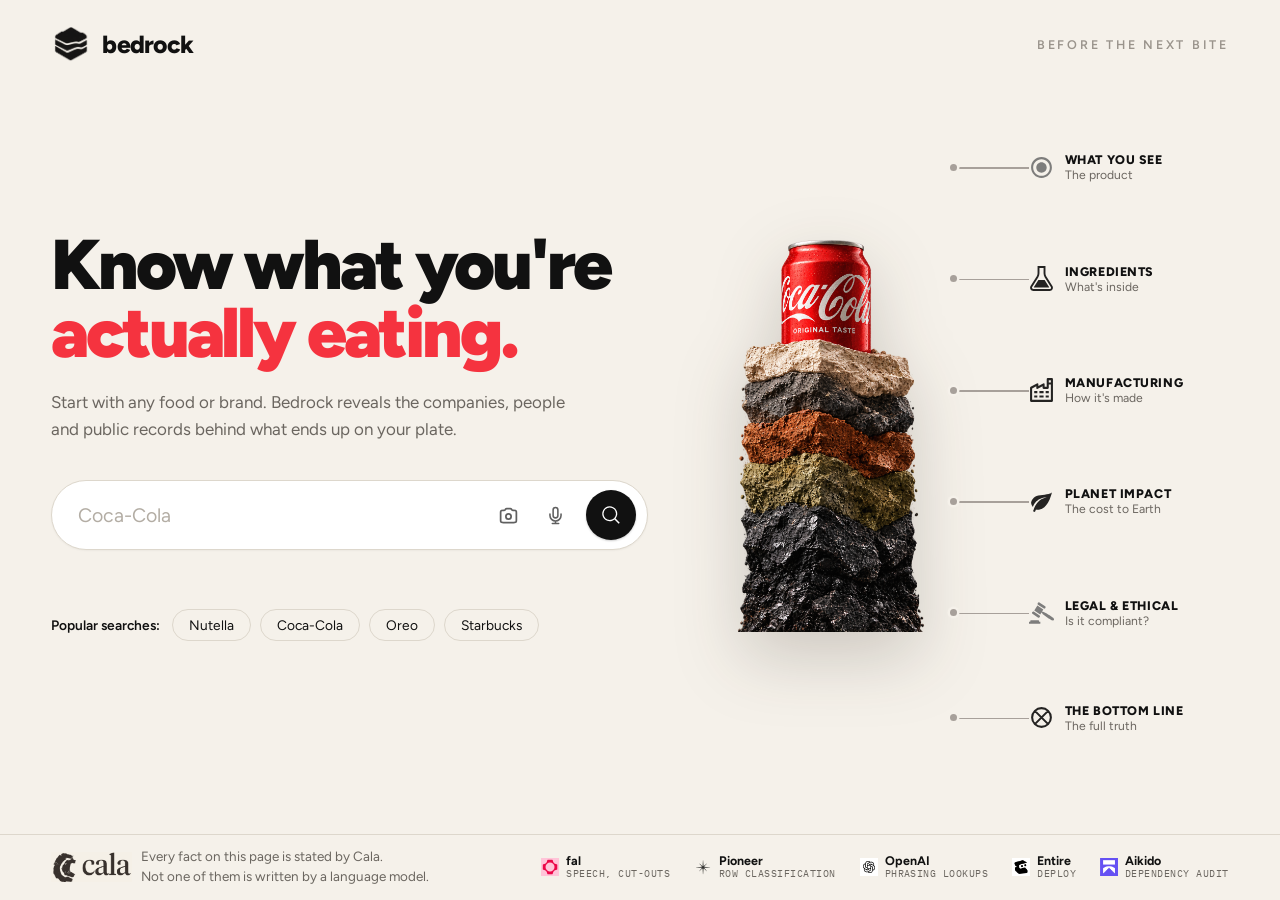
<file: frontend/index.html>
<!doctype html>
<html lang="en">
  <head>
    <meta charset="utf-8">
    <meta name="viewport" content="width=device-width, initial-scale=1">
    <title>Bedrock — know what you're actually eating</title>
    <link rel="icon" href="assets/Logo.png">
    <link rel="preconnect" href="https://fonts.googleapis.com">
    <link rel="preconnect" href="https://fonts.gstatic.com" crossorigin>
    <link rel="stylesheet" href="https://fonts.googleapis.com/css2?family=Figtree:wght@400;500;600;800;900&family=IBM+Plex+Mono:wght@400;500&display=swap">
    <link rel="stylesheet" href="styles.css">
  </head>
  <body class="is-loading">
    <div class="skeleton-screen" aria-hidden="true">
      <div class="skeleton skeleton-logo"></div>
      <div class="skeleton-stack">
        <div class="skeleton skeleton-eyebrow"></div>
        <div class="skeleton skeleton-title"></div>
        <div class="skeleton skeleton-copy"></div>
        <div class="skeleton skeleton-composer"></div>
      </div>
    </div>

    <header class="masthead">
      <a class="brand" href="./">
        <img src="assets/Logo.png" alt="" width="40" height="38">
        <span>bedrock</span>
      </a>
      <p class="tagline">Before the next bite</p>
    </header>

    <main class="app" id="app" aria-busy="true">
      <section class="start" id="start">
        <div class="start__copy">
          <h1 id="start-title">Know what you're<br><em>actually eating.</em></h1>
          <p class="lede">
            Start with any food or brand. Bedrock reveals the companies, people and
            public records behind what ends up on your plate.
          </p>

          <form class="composer" id="intake-form" autocomplete="off">

            <div class="composer__bar">
              <!-- The attachment lives inside the bar, in front of the words: it
                   is part of what you are asking, not a notice about it. -->
              <div class="attach" id="media-preview" hidden>
                <img id="photo-preview" alt="">
                <button class="attach__x" id="remove-photo" type="button"
                        aria-label="Remove photo">&times;</button>
                <span class="attach__label" id="attachment-label"></span>
              </div>

              <textarea id="subject" rows="1" placeholder="Coca-Cola" aria-label="Product or brand"></textarea>

              <div class="default-controls">
                <div class="composer__actions">
                  <button class="icon-button" id="photo-button" type="button" aria-label="Photograph the label">
                    <img src="assets/camera-svgrepo-com.svg" alt="" width="21" height="21">
                  </button>
                  <input id="photo-input" type="file" accept="image/*" capture="environment" hidden>
                  <button class="icon-button" id="voice-button" type="button" aria-label="Say the name">
                    <img src="assets/microphone-alt-1-svgrepo-com.svg" alt="" width="19" height="19">
                  </button>
                  <button class="send-button" type="submit" aria-label="Trace it">
                    <img src="assets/magnifying-glass-backup-svgrepo-com.svg" alt="" width="20" height="20">
                  </button>
                </div>
              </div>

              <div class="recording-controls" hidden>
                <button class="recording-button" id="cancel-recording" type="button">Cancel</button>
                <div class="waveform" aria-hidden="true"><i></i><i></i><i></i><i></i><i></i><i></i><i></i></div>
                <button class="recording-button stop-button" id="stop-recording" type="button">Stop</button>
              </div>
            </div>
          </form>

          <p class="helper" id="helper"></p>

          <div class="popular">
            <span>Popular searches:</span>
            <button type="button" data-suggest="Nutella">Nutella</button>
            <button type="button" data-suggest="Coca-Cola">Coca-Cola</button>
            <button type="button" data-suggest="Oreo">Oreo</button>
            <button type="button" data-suggest="Starbucks">Starbucks</button>
          </div>
        </div>
          <!-- Fixed. The strata are the argument of the page, not a reaction to
               the search box: everything on a shelf sits on the same six layers. -->
        <div class="core" aria-hidden="true">
          <img class="core__default" src="assets/hero-default.png" alt="">
          <ul class="core__legend">
            <li style="--y:9%"><img src="assets/circle-dot-svgrepo-com.svg" alt=""><b>What you see</b><span>The product</span></li>
            <li style="--y:26%"><img src="assets/flask-2-svgrepo-com.svg" alt=""><b>Ingredients</b><span>What's inside</span></li>
            <li style="--y:43%"><img src="assets/factory-svgrepo-com.svg" alt=""><b>Manufacturing</b><span>How it's made</span></li>
            <li style="--y:60%"><img src="assets/leaf-svgrepo-com.svg" alt=""><b>Planet impact</b><span>The cost to Earth</span></li>
            <li style="--y:77%"><img src="assets/legal-hammer-symbol-svgrepo-com.svg" alt=""><b>Legal &amp; ethical</b><span>Is it compliant?</span></li>
            <li style="--y:93%"><img src="assets/circle-quarters-svgrepo-com.svg" alt=""><b>The bottom line</b><span>The full truth</span></li>
          </ul>
        </div>
      </section>

      <section class="dig" id="dig" hidden>
        <p class="eyebrow" id="dig-subject"></p>
        <ol class="chain" id="chain"></ol>
        <p class="probe" id="probe" hidden>
          <span class="probe__q" id="probe-q"></span>
          <span class="probe__t" id="probe-t">0s</span>
        </p>
      </section>

      <section class="result" id="result" hidden>
        <div class="score" id="score" hidden></div>
        <div id="concerns" hidden></div>
        <ol class="story" id="story" hidden></ol>
        <details class="sources" id="sources-wrap" hidden>
          <summary>Every document behind this <span id="sources-count"></span></summary>
          <ul class="sources__list" id="sources"></ul>
        </details>
        <button class="send-button send-button--wide" id="again" type="button">Trace another</button>
      </section>

      <footer class="credits">
        <p class="credits__lead">
          <img class="credits__cala" src="assets/sponsor-cala.gif" alt="Cala"
               width="80" height="30">
          <span>Every fact on this page is stated by Cala.<br>
          Not one of them is written by a language model.</span>
        </p>
        <ul class="credits__stack">
          <li><img src="assets/sponsor-fal.png" alt="" width="18" height="18"><b>fal</b><span>speech, cut-outs</span></li>
          <li><img class="is-pale" src="assets/sponsor-pioneer.png" alt="" width="18" height="18"><b>Pioneer</b><span>row classification</span></li>
          <li><img src="assets/sponsor-openai.png" alt="" width="18" height="18"><b>OpenAI</b><span>phrasing lookups</span></li>
          <li><img src="assets/sponsor-entire.png" alt="" width="18" height="18"><b>Entire</b><span>deploy</span></li>
          <li><img src="assets/sponsor-aikido.png" alt="" width="18" height="18"><b>Aikido</b><span>dependency audit</span></li>
        </ul>
      </footer>
    </main>

    <p class="notice" id="notice" role="status"></p>
    <script src="play.js"></script>
    <script src="app.js"></script>
  </body>
</html>
</file>
<file: frontend/styles.css>
/* Bedrock — the core sample.
   Warm paper, near-black ink, one red. The hero is a literal core sample: the
   product sitting on the strata underneath it, each labelled with a question the
   dig answers. Everything below the fold keeps the same palette but goes quiet,
   because the findings should read like a record, not a landing page. */

:root {
  --paper:      #f5f1ea;
  --paper-warm: #efeae1;
  --ink:        #111111;
  --ink-soft:   #6b6660;
  --red:        #f5333f;
  --line:       #ddd7cc;
  --sans: "Figtree", -apple-system, BlinkMacSystemFont, "Segoe UI", sans-serif;
  --mono: "IBM Plex Mono", ui-monospace, SFMono-Regular, Menlo, monospace;
}

* { box-sizing: border-box; }

body {
  margin: 0;
  min-height: 100vh;
  background: var(--paper);
  color: var(--ink);
  font-family: var(--sans);
  -webkit-font-smoothing: antialiased;
  overflow-x: hidden;
  padding-bottom: 4.5rem;   /* clears the floating credits */
}

/* ------------------------------------------------------------- masthead */
.masthead {
  display: flex; align-items: center; justify-content: space-between;
  gap: 1.5rem; padding: 1.6rem clamp(1.25rem, 4vw, 3.25rem) 0;
}
.brand { display: flex; align-items: center; gap: .7rem; text-decoration: none; color: inherit; }
.brand img { display: block; width: 40px; height: auto; }
.brand span { font-size: 1.55rem; font-weight: 800; letter-spacing: -.03em; }
.tagline {
  margin: 0; font-size: .78rem; font-weight: 600; letter-spacing: .22em;
  text-transform: uppercase; color: #9a948c;
}

/* ------------------------------------------------------------- hero */
.app { position: relative; }
.start {
  display: grid;
  grid-template-columns: minmax(0, 1.12fr) minmax(0, 1fr);
  align-items: center;
  gap: clamp(1rem, 4vw, 3rem);
  padding: clamp(1.5rem, 5vh, 4rem) clamp(1.25rem, 4vw, 3.25rem) 3rem;
  min-height: calc(100vh - 9.5rem);
}
.start[hidden] { display: none; }
.start__copy { max-width: 40rem; }

h1 {
  margin: 0 0 1.4rem;
  font-size: clamp(2.6rem, 5.5vw, 4.5rem);
  font-weight: 900;
  line-height: .96;
  letter-spacing: -.045em;
}
h1 em { font-style: normal; color: var(--red); }

.lede {
  margin: 0 0 2.3rem;
  max-width: 33rem;
  font-size: 1.06rem;
  line-height: 1.62;
  color: var(--ink-soft);
}

/* ------------------------------------------------------------- composer */
.composer { margin: 0; }
.composer__bar {
  display: flex; align-items: center; gap: .75rem;
  background: #fff;
  border: 1px solid var(--line);
  border-radius: 999px;
  padding: .55rem .7rem .55rem 1.6rem;
  box-shadow: 0 1px 2px rgba(17, 17, 17, .04);
  transition: border-color .2s ease, box-shadow .2s ease;
  max-width: 41rem;
}
.composer__bar:focus-within {
  border-color: #c3bcae;
  box-shadow: 0 4px 18px rgba(17, 17, 17, .07);
}
#subject {
  flex: 1; min-width: 0; border: 0; background: none; resize: none;
  font-family: inherit; font-size: 1.22rem; color: var(--ink);
  padding: .75rem 0; line-height: 1.35; max-height: 7rem;
}
#subject:focus { outline: none; }
#subject::placeholder { color: #b3ada4; }

.default-controls, .composer__actions, .recording-controls {
  display: flex; align-items: center; gap: .35rem;
}
.default-controls[hidden], .recording-controls[hidden] { display: none; }

.icon-button, .send-button {
  display: grid; place-items: center; border: 0; cursor: pointer;
  background: none; border-radius: 999px; transition: .18s ease;
}
.icon-button { width: 2.6rem; height: 2.6rem; opacity: .62; }
.icon-button:hover, .icon-button:focus-visible { opacity: 1; background: var(--paper-warm); }
.icon-button img { display: block; }

.send-button {
  width: 3.1rem; height: 3.1rem; margin-left: .25rem; position: relative;
  background: var(--ink);
  box-shadow: 0 1px 2px rgba(17, 17, 17, .22);
}
.send-button img {
  /* brightness(0) flattens the artwork to black whatever it shipped as, then
     invert makes it white — `invert` alone depends on what the file happens to
     contain, and this one is not black. */
  filter: brightness(0) invert(1);
  position: relative; z-index: 2;   /* above the working ring, always */
}
.send-button:hover, .send-button:focus-visible { transform: scale(1.05); }
.send-button:active { transform: scale(.94); }

/* Working. A cold trace runs 30-90 seconds, so the button has to keep saying
   something for a long time — a spinner would claim progress it cannot measure,
   and a dead button would look broken. Breathing says only "still going", which
   is the honest amount to promise.

   The ring behind it pulses on its own beat so the two never land together and
   settle into something mechanical. Black throughout: the button is the one
   control on the page and it does not need a second colour to be found. */
.send-button.is-working {
  cursor: progress;
  animation: sb-breathe 1.9s ease-in-out infinite;
}
.send-button.is-working img { animation: sb-fade 1.9s ease-in-out infinite; }
.send-button.is-working::after {
  content: ""; position: absolute; inset: -4px; border-radius: 999px;
  border: 1.5px solid var(--ink); z-index: 0;
  animation: sb-ring 2.6s cubic-bezier(.4, 0, .3, 1) infinite;
}
.send-button.is-working:hover { transform: none; }

@keyframes sb-breathe {
  0%, 100% { transform: scale(1);    box-shadow: 0 1px 2px rgba(17, 17, 17, .22); }
  50%      { transform: scale(1.06); box-shadow: 0 5px 18px rgba(17, 17, 17, .3); }
}
@keyframes sb-fade { 0%, 100% { opacity: 1; } 50% { opacity: .55; } }
@keyframes sb-ring {
  0%   { transform: scale(.9);  opacity: .7; }
  70%  { transform: scale(1.5); opacity: 0; }
  100% { transform: scale(1.5); opacity: 0; }
}

/* Done. One settle, so finishing is felt without a message. */
.send-button.is-done { animation: sb-settle .55s cubic-bezier(.2, .7, .3, 1); }
@keyframes sb-settle {
  0%   { transform: scale(1.12); }
  100% { transform: scale(1); }
}

@media (prefers-reduced-motion: reduce) {
  .send-button.is-working { animation: none; opacity: .8; }
  .send-button.is-working::after, .send-button.is-working img { animation: none; }
  .send-button.is-done { animation: none; }
}
.send-button--wide {
  width: auto; height: auto; padding: .85rem 1.7rem; color: var(--paper);
  font-family: var(--sans); font-size: .82rem; font-weight: 600;
  letter-spacing: .1em; text-transform: uppercase; margin: 2.4rem 0 0;
}

.recording-controls { flex: 1; justify-content: space-between; padding: .4rem 0; }
.recording-button {
  border: 1px solid var(--line); background: none; border-radius: 999px;
  padding: .45rem 1rem; font: inherit; font-size: .82rem; cursor: pointer; color: var(--ink-soft);
}
.recording-button.stop-button { background: var(--ink); color: var(--paper); border-color: var(--ink); }
.waveform { display: flex; align-items: center; gap: 3px; height: 1.4rem; }
.waveform i {
  width: 3px; height: 40%; background: var(--red); border-radius: 2px;
  animation: pulse .9s ease-in-out infinite;
}
.waveform i:nth-child(2n) { animation-delay: .12s; }
.waveform i:nth-child(3n) { animation-delay: .26s; }
@keyframes pulse { 0%, 100% { height: 25%; } 50% { height: 100%; } }

/* The attachment, inside the bar. A thumbnail, a way to drop it, and a hairline
   that separates the picture from the words — the two are one question, so they
   share one field. */
.attach {
  display: flex; align-items: center; gap: .1rem; flex: none;
  margin: 0 .7rem 0 0; padding-right: .8rem;
  border-right: 1px solid var(--line);
}
.attach[hidden] { display: none; }
.attach img {
  width: 2.9rem; height: 2.9rem; object-fit: cover; border-radius: .7rem;
  display: block; background: var(--paper-warm);
}
.attach__x {
  border: 0; background: none; cursor: pointer; padding: 0 .5rem;
  font-size: 1.35rem; line-height: 1; color: var(--ink-soft);
  transition: color .18s ease;
}
.attach__x:hover, .attach__x:focus-visible { color: var(--ink); }
.attach__label { display: none; }   /* the thumbnail is the label */

.helper { margin: .9rem 0 0; min-height: 1.2rem; font-size: .84rem; color: var(--ink-soft); }

.popular {
  display: flex; align-items: center; flex-wrap: wrap; gap: .55rem;
  margin: 1.6rem 0 0; font-size: .86rem;
}
.popular span { font-weight: 600; margin-right: .2rem; }
.popular button {
  border: 1px solid var(--line); background: none; border-radius: 999px;
  padding: .42rem 1rem; font: inherit; font-size: .86rem; cursor: pointer;
  color: var(--ink); transition: .18s ease;
}
.popular button:hover, .popular button:focus-visible { background: #fff; border-color: #c3bcae; }

/* ------------------------------------------------------------- core sample */
/* The core sample. The photograph on the left, the legend on its own clear
   paper to the right — they must not overlap, because a label sitting on the
   rock is unreadable and the leader line is what does the pointing. Both are
   placed against the same box so the callouts line up with the strata. */
/* Two real columns rather than two absolutely-positioned boxes. The image was
   inset from the right and then centred inside what was left, so how far the
   rock actually sat from its labels depended on the shape of the window — at
   most widths the leader lines pointed at nothing. `justify-self: end` puts the
   rock's edge on the column boundary, and the gutter *is* the length of the
   leader line, so the two are attached by construction. */
.core {
  position: relative;
  align-self: stretch;
  min-height: clamp(21rem, 56vh, 34rem);
  display: grid;
  grid-template-columns: minmax(0, 1fr) 12.5rem;
  column-gap: 4.5rem;
  align-items: center;
}

.core__default {
  justify-self: end;
  display: block;
  max-height: clamp(21rem, 56vh, 34rem);
  max-width: 100%; width: auto; height: auto;
  object-fit: contain;
  filter: drop-shadow(0 24px 34px rgba(40, 30, 20, .2));
}

.core__legend {
  position: relative; align-self: stretch;
  margin: 0; padding: 0; list-style: none;
}
.core__legend li {
  position: absolute; left: 0; top: var(--y); transform: translateY(-50%);
  display: grid; grid-template-columns: 1.6rem 1fr; column-gap: .65rem;
  align-items: center; width: 100%;
}
/* The leader line, and the point it comes from. Grey rather than black: it is
   an aid to reading, not a finding, and at black weight it competes with the
   labels it exists to serve. */
.core__legend li::before {
  content: ""; position: absolute; right: 100%; top: 50%;
  width: 4.5rem; height: 1.5px; background: #a7a09a;   /* == the grid gutter */
}
.core__legend li::after {
  content: ""; position: absolute; right: calc(100% + 4.5rem); top: 50%;
  width: 7px; height: 7px; margin-top: -3.5px; border-radius: 50%;
  background: #a7a09a; box-shadow: 0 0 0 2.5px var(--paper);
}
.core__legend img { grid-row: span 2; width: 1.6rem; height: 1.6rem; opacity: .85; }
.core__legend b {
  font-size: .78rem; font-weight: 800; letter-spacing: .045em; text-transform: uppercase;
}
.core__legend span { font-size: .76rem; color: var(--ink-soft); }

/* ------------------------------------------------------------- the dig */
.dig, .result { width: min(46rem, 92vw); margin: 0 auto; padding: 0 0 3rem; }
.dig[hidden], .result[hidden] { display: none; }
.eyebrow {
  font-family: var(--mono); font-size: .7rem; letter-spacing: .2em;
  text-transform: uppercase; color: var(--ink-soft); margin: 0 0 1rem;
}

.chain { list-style: none; margin: 1.4rem 0 0; padding: 0; }
.chain li {
  position: relative; padding: 1rem 0 1rem 1.9rem; border-left: 1px solid var(--line);
  animation: rise .5s cubic-bezier(.2, .7, .3, 1) both;
}
.chain li::before {
  content: ""; position: absolute; left: -4.5px; top: 1.45rem;
  width: 8px; height: 8px; border-radius: 50%; background: var(--ink);
}
.chain li[data-provisional="true"] { border-left-style: dashed; opacity: .6; }
.chain li[data-provisional="true"]::before { background: none; border: 1px solid var(--ink); }
.chain li[data-terminal="true"]::before { background: var(--red); box-shadow: 0 0 0 4px rgba(245, 51, 63, .16); }
@keyframes rise { from { opacity: 0; transform: translateY(14px); } to { opacity: 1; transform: none; } }

.chain__step {
  font-family: var(--mono); font-size: .64rem; letter-spacing: .18em;
  text-transform: uppercase; color: var(--ink-soft); margin: 0 0 .3rem;
}
.chain__name { font-family: var(--mono); font-size: 1.02rem; line-height: 1.35; margin: 0; }
.chain__name[data-human="true"] { font-family: var(--sans); font-size: 1.35rem; font-weight: 800; letter-spacing: -.02em; }
.chain__meta { font-family: var(--mono); font-size: .78rem; line-height: 1.7; color: var(--ink-soft); margin: .35rem 0 0; }
.chain__addr { font-family: var(--mono); font-size: .9rem; line-height: 1.5; margin: .5rem 0 0; }

.probe {
  display: flex; gap: .7rem; align-items: baseline; font-family: var(--mono);
  font-size: .76rem; color: var(--ink-soft); margin: 1rem 0 0; padding-left: 1.9rem;
}
.probe__t { font-variant-numeric: tabular-nums; opacity: .7; }
.probe__q::after { content: "…"; }

.gap {
  border: 1px solid var(--line); padding: 1rem 1.1rem; margin: 1.2rem 0 0 1.9rem;
  font-family: var(--mono); font-size: .82rem; background: #fff;
}
.gap b { font-weight: 500; color: var(--red); }
.gap ul { margin: .6rem 0 0; padding-left: 1.1rem; color: var(--ink-soft); font-size: .74rem; line-height: 1.8; }

/* ------------------------------------------------------------- result */
.score { display: flex; flex-wrap: wrap; gap: 2.2rem; margin: 0 0 2.4rem; }
.score div b {
  display: block; font-size: 2.7rem; font-weight: 900; letter-spacing: -.045em; line-height: 1;
}
.score div span {
  font-family: var(--mono); font-size: .66rem; letter-spacing: .1em;
  text-transform: uppercase; color: var(--ink-soft);
}
.score .hot b { color: var(--red); }

.concern { border: 1px solid var(--line); background: #fff; padding: 1.1rem 1.2rem; margin: 0 0 .9rem; }
.concern[data-status="found"] { border-color: var(--red); }
.concern__head {
  display: flex; justify-content: space-between; gap: 1rem; align-items: baseline;
  font-family: var(--mono); font-size: .7rem; letter-spacing: .14em; text-transform: uppercase;
  color: var(--ink-soft);
}
.concern[data-status="found"] .concern__head { color: var(--red); }
.concern__flag { margin: .8rem 0 0; }
.concern__about {
  font-family: var(--mono); font-size: .72rem; letter-spacing: .06em;
  background: var(--ink); color: var(--paper); padding: .14rem .42rem;
}
.concern__title { font-size: 1rem; line-height: 1.45; margin: .4rem 0 0; }
.concern__sum, .concern__note {
  font-family: var(--mono); font-size: .76rem; line-height: 1.65;
  color: var(--ink-soft); margin: .3rem 0 0;
}
.concern__note { margin-top: .8rem; }

.story { list-style: none; margin: 2.6rem 0 0; padding: 0; }
.story li { padding: .95rem 0; border-top: 1px solid var(--line); }
.story li:first-child { border-top: 0; }
.story__kind {
  font-family: var(--mono); font-size: .62rem; letter-spacing: .18em;
  text-transform: uppercase; color: #a8a29a; margin: 0;
}
.story__head { font-size: 1.06rem; line-height: 1.45; margin: .3rem 0 0; }
.story li[data-weight="high"] .story__head {
  font-size: 1.65rem; font-weight: 800; letter-spacing: -.025em; line-height: 1.15;
}
.story li[data-kind="concern"][data-weight="high"] .story__head { color: var(--red); }
.story__detail { font-family: var(--mono); font-size: .78rem; line-height: 1.65; color: var(--ink-soft); margin: .35rem 0 0; }

.sources { margin: 2.6rem 0 0; font-family: var(--mono); font-size: .78rem; }
.sources summary { cursor: pointer; color: var(--ink-soft); }
.sources__list { margin: .9rem 0 0; padding-left: 1.1rem; line-height: 1.9; word-break: break-all; }
.sources__list a { color: var(--ink); }

/* ------------------------------------------------------------- citations */
/* Every claim carries its documents directly underneath. The publisher is the
   readable half; the URL is the proof, and it lives in the href. A list at the
   foot of the page is a bibliography, not a citation — the reader cannot tell
   which line it backs. */
.cite {
  display: flex; flex-wrap: wrap; gap: .3rem .75rem; margin: .5rem 0 0;
  font-family: var(--mono); font-size: .68rem; letter-spacing: .03em;
}
.cite a {
  color: var(--ink-soft); text-decoration: none;
  border-bottom: 1px solid currentColor; padding-bottom: 1px;
  transition: color .18s ease;
}
.cite a::before { content: "↗\00a0"; opacity: .55; }
.cite a:hover, .cite a:focus-visible { color: var(--red); }
.cite__q { opacity: .42; }
.story__detail + .cite, .chain__addr + .cite { margin-top: .55rem; }
.sources__url { opacity: .4; word-break: break-all; }


.response { width: min(46rem, 92vw); margin: 0 auto 3rem; font-family: var(--mono); font-size: .72rem; }
.response[hidden] { display: none; }
.response summary { cursor: pointer; color: var(--ink-soft); }
.response pre { overflow-x: auto; background: #fff; border: 1px solid var(--line); padding: 1rem; }

.notice {
  position: fixed; left: 50%; bottom: 1.6rem; transform: translate(-50%, 1rem);
  background: var(--ink); color: var(--paper); padding: .7rem 1.2rem; border-radius: 999px;
  font-size: .85rem; opacity: 0; pointer-events: none; transition: .25s ease; z-index: 20;
}
.notice.show { opacity: 1; transform: translate(-50%, 0); }

/* ------------------------------------------------------------- skeleton */
.skeleton-screen {
  position: fixed; inset: 0; z-index: 30; background: var(--paper);
  padding: 1.6rem clamp(1.25rem, 4vw, 3.25rem); opacity: 0; pointer-events: none;
  transition: opacity .35s ease;
}
body.is-loading .skeleton-screen { opacity: 1; }
.skeleton { background: linear-gradient(90deg, #e8e2d8, #f1ece3, #e8e2d8); border-radius: .6rem; }
.skeleton-logo { width: 9rem; height: 2.4rem; }
.skeleton-stack { display: grid; gap: 1.2rem; max-width: 38rem; margin-top: 5rem; }
.skeleton-eyebrow { width: 12rem; height: 1rem; }
.skeleton-title { width: 100%; height: 8rem; }
.skeleton-copy { width: 80%; height: 3.4rem; }
.skeleton-composer { width: 100%; height: 4rem; border-radius: 999px; }

/* ------------------------------------------------------------- responsive */
@media (max-width: 980px) {
  .start { grid-template-columns: 1fr; min-height: 0; }
  /* Narrower gutter, and the leader line follows it — the two are one number in
     two places, so they have to move together or the lines detach again. */
  .core {
    min-height: 24rem; order: -1;
    grid-template-columns: minmax(0, 1fr) 9.5rem;
    column-gap: 3rem;
  }
  .core__default { max-height: 24rem; }
  .core__legend li::before { width: 3rem; }
  .core__legend li::after { right: calc(100% + 3rem); }
}
@media (max-width: 640px) {
  .core { display: none; }
  h1 { font-size: clamp(2.4rem, 11vw, 3.2rem); }
}
@media (prefers-reduced-motion: reduce) {
  * { animation-duration: .01ms !important; transition-duration: .01ms !important; }
}

/* ---------------------------------------------------------------- the deal */
/* One finding per card. A list is read in four seconds and forgotten; the
   argument of this product is that the reader is wrong, and being wrong needs
   a bet and a pause. */
.pc { display:grid; place-items:center; min-height:64svh; padding:2rem 0 4rem; }
.pc-card { display:grid; gap:1.3rem; justify-items:center; text-align:center;
  max-width:40rem; animation:pcRise .55s cubic-bezier(.2,.7,.3,1) both; }
.pc-card > * { margin:0; }
@keyframes pcRise { from { opacity:0; transform:translateY(18px); } to { opacity:1; transform:none; } }

.pc-eyebrow { font:500 .63rem/1 var(--mono); letter-spacing:.18em; text-transform:uppercase;
  color:var(--ink-soft); }
/* The concern questions are the only cards where being wrong costs the reader
   something, so their eyebrow is the one place the red is spent. */
.pc-eyebrow--warn { color: var(--red); }
.pc-eyebrow--warn::before {
  content: ""; display: inline-block; vertical-align: .05em;
  width: .42em; height: .42em; margin-right: .55em;
  border-radius: 50%; background: currentColor;
}
.pc-head { font-family:var(--sans); font-weight:800; letter-spacing:-.035em; line-height:1.02;
  font-size:clamp(1.9rem,1rem + 3.6vw,3.2rem); max-width:18ch; text-wrap:balance; }
.pc-head--under { font-weight:600; font-size:clamp(1.15rem,.85rem + 1.3vw,1.7rem);
  letter-spacing:-.02em; line-height:1.15; max-width:24ch; }
.pc-figure { font-family:var(--sans); font-weight:900; color:var(--red);
  font-size:clamp(4rem,2rem + 11vw,8.5rem); line-height:.84; letter-spacing:-.055em;
  font-variant-numeric:tabular-nums; }
.pc-say { font-size:1rem; line-height:1.55; color:var(--ink-soft); max-width:40ch; }

/* The reveal card carries one word, so that word has to hold the card the way
   .pc-figure holds a number. Same weight and colour, sized and wrapped for a
   country name rather than two digits. */
.pc-answer { font-family:var(--sans); font-weight:900; color:var(--red);
  font-size:clamp(2.6rem,1.4rem + 5.4vw,5.4rem); line-height:.92;
  letter-spacing:-.045em; max-width:14ch; text-wrap:balance; }
/* What the reader committed to, quoted back at them. It wears the reveal
   card's own eyebrow so an answer reads the same wherever it lands, and sits
   directly under the section label, so it is pulled up out of the card gap. */
.pc-said { margin-top:-.95rem; }

.pc-chips { display:flex; flex-wrap:wrap; gap:.55rem; justify-content:center; }
.pc-chip { font:500 .95rem var(--sans); padding:.7rem 1.5rem; border:1px solid var(--line);
  border-radius:2rem; background:var(--paper-warm); color:var(--ink); cursor:pointer;
  transition:border-color .18s, background .18s, transform .18s; }
.pc-chip:hover { border-color:var(--ink); transform:translateY(-1px); }
.pc-chip:focus-visible { outline:2px solid var(--red); outline-offset:3px; }

.pc-cite { display:flex; flex-wrap:wrap; gap:.3rem .8rem; justify-content:center;
  font-family:var(--mono); font-size:.68rem; }
.pc-cite a { color:var(--ink-soft); text-decoration:none; border-bottom:1px solid currentColor;
  transition:color .18s; }
.pc-cite a::before { content:"\2197\00a0"; opacity:.55; }
.pc-cite a:hover, .pc-cite a:focus-visible { color:var(--red); }
.pc-cite span { color:var(--ink-soft); opacity:.6; }

.pc-qs { list-style:none; margin:0; padding:0; display:grid; gap:.45rem; text-align:left; }
.pc-qs li { font-family:var(--mono); font-size:.74rem; color:var(--ink-soft);
  display:grid; grid-template-columns:1fr auto; gap:1.4rem; }
.pc-qs li::before { content:"\203A\00a0"; opacity:.5; }
.pc-qs li::after { content:"rows = 0"; color:var(--red); }

.pc-kin { list-style:none; margin:0; padding:0; display:flex; flex-wrap:wrap; gap:.4rem;
  justify-content:center; max-width:38rem; }
.pc-kin li { font:500 .8rem var(--sans); padding:.35rem .75rem; border:1px solid var(--line);
  border-radius:.5rem; background:var(--paper-warm); opacity:0; transform:translateY(6px);
  transition:opacity .3s ease, transform .3s ease; }
.pc-kin li.in { opacity:1; transform:none; }

.pc-tally { display:flex; flex-wrap:wrap; gap:1.2rem 2rem; justify-content:center;
  padding-top:.9rem; border-top:1px solid var(--line); max-width:36rem; }
.pc-tally div { text-align:center; }
.pc-tally div b { display:block; font:500 1.02rem/1.3 var(--mono); font-variant-numeric:tabular-nums; }
.pc-tally div span { font:400 .6rem var(--mono); letter-spacing:.1em; text-transform:uppercase;
  color:var(--ink-soft); }

.pc-spine { display:flex; gap:.35rem; justify-content:center; margin:0 0 2rem; }
.pc-spine i { display:block; width:1.3rem; height:2px; background:var(--ink); opacity:.14;
  transition:opacity .3s, width .3s; }
.pc-spine i.on { opacity:.8; width:2rem; }

.result[data-gate="false"] { cursor:pointer; }
@media (prefers-reduced-motion:reduce) { .pc-card { animation:none; } }

/* The hidden attribute must win over any display rule above, or the flat
   collections the deck replaces keep showing underneath it. */
[hidden] { display:none !important; }

/* The loop. Illustrative, never evidence — which is why the label above it says
   so, and why no figure or source ever sits inside the frame. */
.pc-video { width:min(38rem,100%); border-radius:.75rem; display:block;
  background:var(--paper-warm); aspect-ratio:16/9; object-fit:cover; }

/* ------------------------------------------------------- the deck, in motion */
/* Four movements, each one carrying a fact rather than decorating it. */

/* 1. Going down. One step of ground per ownership card, so the descent is felt.
      The palette only cools — it never darkens into drama, because the finding
      at the bottom is a filing cabinet, not a crypt. */
.deck {
  --pc-depth: 0;
  background:
    linear-gradient(180deg,
      color-mix(in oklab, var(--paper) calc(100% - var(--pc-depth) * 7%), #8d8f86) 0%,
      var(--paper) 68%);
  transition: background 900ms cubic-bezier(.4, 0, .2, 1);
}

/* 2. Cards arrive from below when you go deeper, from above when you go back. */
.pc-card { animation: pc-down .5s cubic-bezier(.2, .7, .3, 1) both; }
.pc-card[data-back] { animation-name: pc-up; }
@keyframes pc-down { from { opacity: 0; transform: translateY(26px); } }
@keyframes pc-up   { from { opacity: 0; transform: translateY(-26px); } }

/* 3. The border trail. Only ever the countries the chain actually crossed. */
.pc-trail {
  position: fixed; left: 50%; bottom: 3.4rem; transform: translateX(-50%);
  display: flex; gap: .55rem; align-items: baseline; margin: 0;
  font-family: var(--mono); font-size: .72rem; letter-spacing: .16em;
  color: var(--ink-soft);
}
.pc-trail[hidden] { display: none; }
.pc-trail b { font-weight: 500; animation: pc-pop .45s cubic-bezier(.2, .7, .3, 1) both; }
.pc-trail i { font-style: normal; opacity: .4; }
@keyframes pc-pop { from { opacity: 0; transform: translateY(6px); } }

/* 4. The silence. Each phrasing types in, greys out, and only then does the
      zero arrive — printing the list at once reads as "not found", which is the
      opposite of what four empty answers mean. */
.pc-qs li {
  opacity: 0; transform: translateX(-8px);
  transition: opacity .35s ease, transform .35s ease, color .35s ease;
}
.pc-qs li.in { opacity: 1; transform: none; }
.pc-qs li.empty { color: var(--ink-soft); }
.pc-qs li.empty::after { content: " → rows = 0"; color: var(--red); opacity: .85; }

.pc-late, .pc-figure--late {
  opacity: 0; transform: translateY(10px);
  transition: opacity .5s ease, transform .5s cubic-bezier(.2, .7, .3, 1);
}
.pc-late.in, .pc-figure--late.in { opacity: 1; transform: none; }

/* The chip that says whose record it is. It lands after the claim so the reader
   reads what happened before learning it is filed above the packet. */
.pc-above {
  display: inline-block; margin: .7rem 0 0; padding: .2rem .6rem;
  font-family: var(--mono); font-size: .72rem; letter-spacing: .04em;
  background: var(--ink); color: var(--paper);
}

@media (prefers-reduced-motion: reduce) {
  .pc-card, .pc-trail b { animation: none; }
  .pc-qs li, .pc-late, .pc-figure--late { opacity: 1; transform: none; }
  .deck { transition: none; }
}

/* The verdict gates the click-anywhere advance, so it needs its own way out —
   otherwise the card that tells you what you got wrong is the one you cannot go
   back and re-read. */
.pc-nav { display: flex; gap: .6rem; justify-content: center; margin: 2.4rem 0 0; }
.pc-nav__b {
  border: 1px solid var(--line); background: none; border-radius: 999px;
  padding: .5rem 1.1rem; font: inherit; font-size: .82rem; cursor: pointer;
  color: var(--ink-soft); transition: .18s ease;
}
.pc-nav__b:hover, .pc-nav__b:focus-visible {
  color: var(--ink); border-color: #c3bcae; background: #fff;
}

/* ---------------------------------------------------------------------------
   who says what
   ---------------------------------------------------------------------------
   The distinction the whole project rests on, printed where it can be checked.
   Cala is on its own line, at its own size, because Cala is the only one of
   these that states a fact; the rest are listed with the job they do, so
   "powered by" can never be read as "wrote the answer". */
.credits {
  /* Floated rather than placed. It is a standing declaration about every page
     below it, so it stays legible without spending a screenful of the hero to
     say so — and the hero keeps its own height instead of being squeezed. */
  position: fixed; left: 0; right: 0; bottom: 0; z-index: 40;
  background: color-mix(in srgb, var(--paper) 92%, transparent);
  backdrop-filter: blur(10px);
  -webkit-backdrop-filter: blur(10px);
  margin: 0;
  padding: .78rem clamp(1.25rem, 4vw, 3.25rem) .85rem;
  border-top: 1px solid var(--line);
  display: flex;
  flex-wrap: wrap;
  align-items: center;
  justify-content: space-between;
  gap: .85rem 2.5rem;
}
.credits__lead {
  margin: 0;
  display: flex; align-items: flex-start; gap: .6rem;
  font-size: .84rem; line-height: 1.45;
  color: var(--ink-soft);
}
/* The full lockup, at its own size, because it is the only name in this strip
   that is making a claim. It ships on an opaque near-white ground rather than
   transparent; multiply drops that against the paper and leaves the ink, which
   also keeps the animation intact — keying the white out would have meant
   re-encoding it to a still. */
.credits__cala {
  flex: none; align-self: center;
  width: auto; height: 1.9rem;
  mix-blend-mode: multiply;
}
.credits__lead b { color: var(--ink); font-weight: 800; }

.credits__stack {
  margin: 0; padding: 0; list-style: none;
  display: flex; flex-wrap: wrap; gap: .5rem 1.5rem;
}
.credits__stack li {
  display: grid;
  grid-template-columns: auto auto;
  grid-template-rows: auto auto;
  align-items: center;
  column-gap: .42rem;
}
.credits__stack img { grid-row: span 2; width: 18px; height: 18px; }
/* Pioneer's mark ships near-white — invisible on this paper. Flattening it to
   black is a rendering of a monochrome logo, not a redrawing of it. */
.credits__stack img.is-pale { filter: brightness(0); opacity: .8; }
.credits__stack b {
  align-self: end;
  font-size: .78rem; font-weight: 700; color: var(--ink); line-height: 1.1;
}
.credits__stack span {
  align-self: start;
  font-family: var(--mono);
  font-size: .62rem; color: var(--ink-soft);
  text-transform: uppercase; letter-spacing: .05em;
}

@media (max-width: 900px) {
  .credits { padding-bottom: 2rem; }
  .credits__stack { gap: .5rem 1.1rem; }
}
</file>
